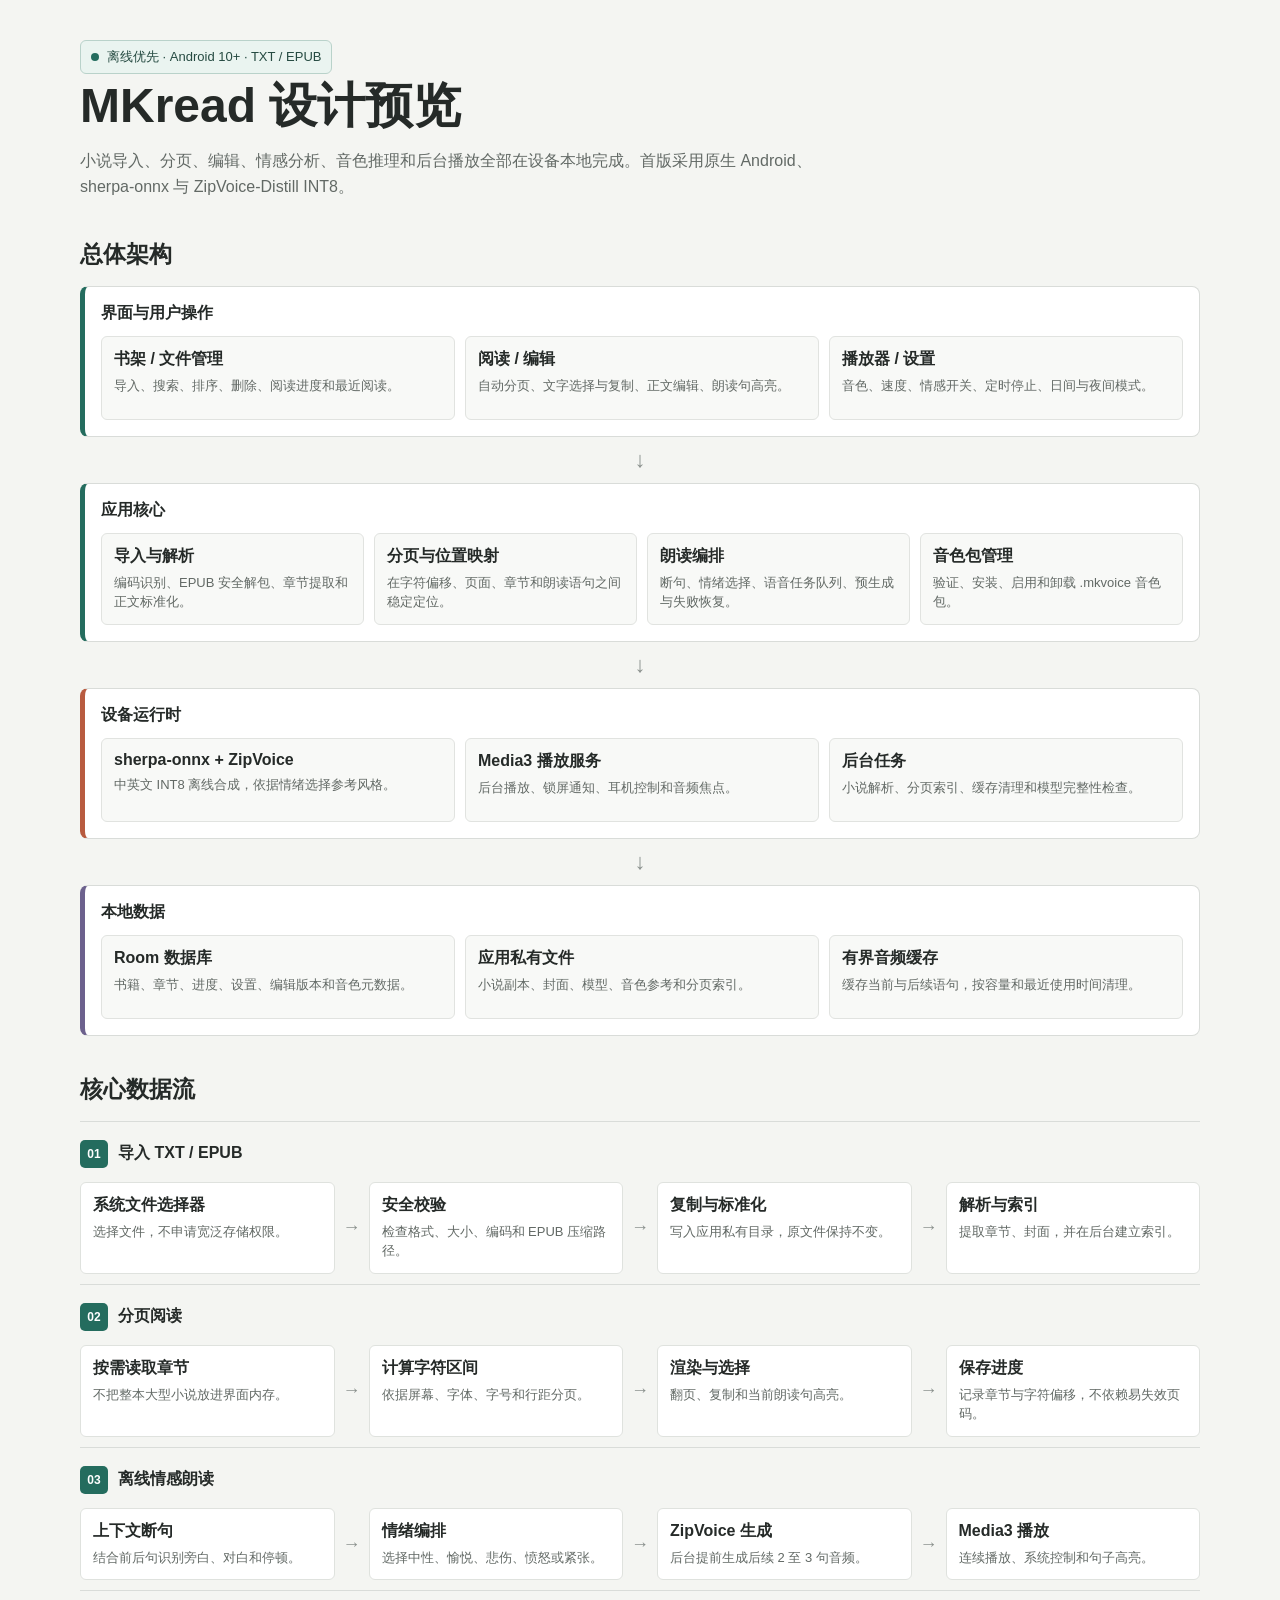
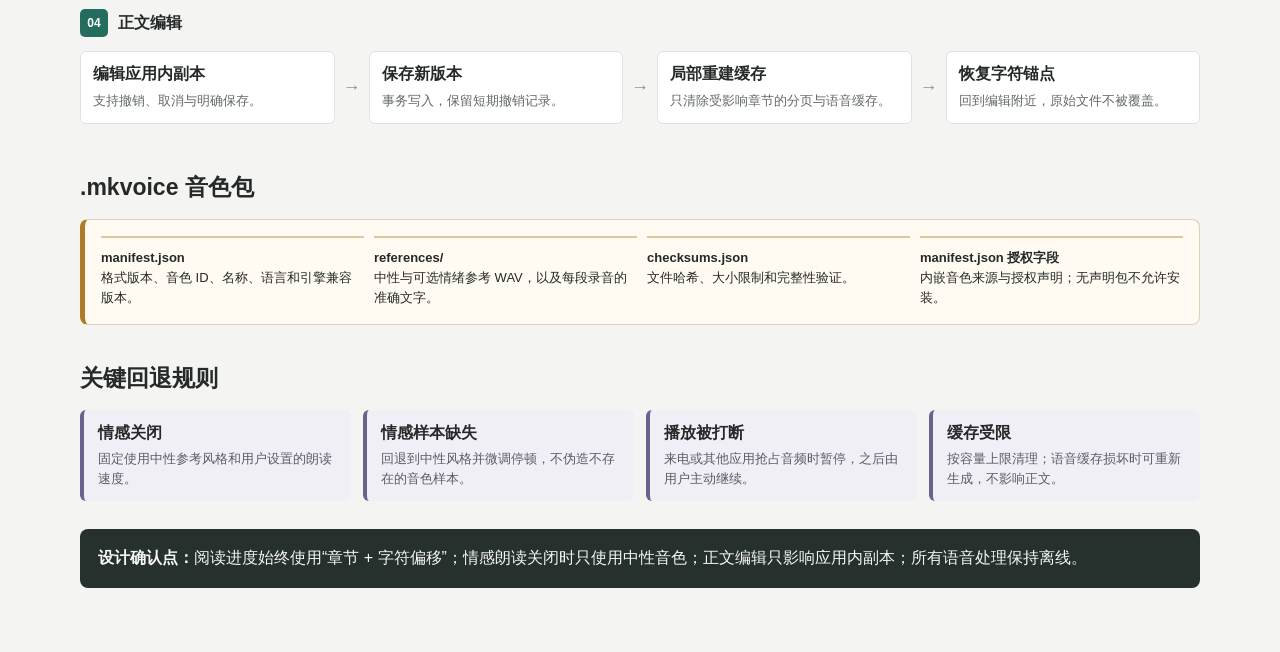
<file: docs/superpowers/visuals/2026-08-02-mkread-design-preview.html>
<!doctype html>
<html lang="zh-CN">
<head>
  <meta charset="utf-8">
  <meta name="viewport" content="width=device-width, initial-scale=1">
  <title>MKread 设计预览</title>
  <style>
    :root {
      color-scheme: light;
      --ink: #252a28;
      --muted: #626965;
      --line: #d9dcd9;
      --paper: #f4f5f2;
      --white: #ffffff;
      --green: #246c5e;
      --rust: #b85b3f;
      --violet: #6c618d;
      --gold: #ae7b27;
    }
    * { box-sizing: border-box; }
    body {
      margin: 0;
      background: var(--paper);
      color: var(--ink);
      font-family: "Microsoft YaHei UI", "Segoe UI", sans-serif;
      letter-spacing: 0;
    }
    main { width: min(1120px, calc(100% - 32px)); margin: 0 auto; padding: 40px 0 64px; }
    h1 { margin: 0; font-size: clamp(30px, 5vw, 48px); }
    h2 { margin: 0 0 16px; font-size: 23px; }
    h3 { margin: 0 0 12px; font-size: 16px; }
    p { line-height: 1.65; }
    .lead { max-width: 760px; color: var(--muted); margin: 10px 0 28px; }
    .status {
      display: inline-flex;
      align-items: center;
      gap: 8px;
      padding: 7px 10px;
      border: 1px solid #b9d2ca;
      border-radius: 6px;
      background: #eaf4f0;
      color: #254a41;
      font-size: 13px;
    }
    .dot { width: 8px; height: 8px; border-radius: 50%; background: var(--green); }
    section { margin-top: 38px; }
    .stack { display: grid; gap: 12px; }
    .band {
      border: 1px solid var(--line);
      border-left: 5px solid var(--green);
      border-radius: 8px;
      background: var(--white);
      padding: 16px;
    }
    .band.runtime { border-left-color: var(--rust); }
    .band.storage { border-left-color: var(--violet); }
    .nodes { display: grid; grid-template-columns: repeat(auto-fit, minmax(185px, 1fr)); gap: 10px; }
    .node {
      min-height: 84px;
      border: 1px solid #e1e3e0;
      border-radius: 6px;
      background: #f8f9f7;
      padding: 12px;
    }
    .node strong, .step strong { display: block; margin-bottom: 6px; }
    .node span, .step span { color: var(--muted); font-size: 13px; line-height: 1.5; }
    .down { text-align: center; color: #8b918e; font-size: 22px; line-height: 1; }
    .lane { border-top: 1px solid var(--line); padding: 18px 0 2px; }
    .lane-title { display: flex; align-items: center; gap: 10px; }
    .number {
      min-width: 28px;
      height: 28px;
      border-radius: 5px;
      background: var(--green);
      color: var(--white);
      display: inline-flex;
      align-items: center;
      justify-content: center;
      font-size: 12px;
    }
    .steps { display: flex; align-items: stretch; gap: 8px; overflow-x: auto; padding: 2px 0 8px; }
    .step {
      min-width: 150px;
      flex: 1;
      border: 1px solid #dfe2de;
      border-radius: 6px;
      background: var(--white);
      padding: 12px;
    }
    .arrow { align-self: center; color: #8b918e; font-size: 18px; }
    .package {
      border: 1px solid #dfcfb7;
      border-left: 5px solid var(--gold);
      border-radius: 8px;
      background: #fffaf2;
      padding: 16px;
    }
    .package-grid { display: grid; grid-template-columns: repeat(auto-fit, minmax(190px, 1fr)); gap: 10px; }
    .package-item { border-top: 2px solid #dec69e; padding-top: 10px; font-size: 13px; line-height: 1.55; }
    .rules { display: grid; grid-template-columns: repeat(auto-fit, minmax(225px, 1fr)); gap: 12px; }
    .rule { border-left: 4px solid var(--violet); background: #f1eff6; border-radius: 6px; padding: 13px 14px; }
    .rule strong { display: block; margin-bottom: 5px; }
    .rule span { color: #5e5969; font-size: 13px; line-height: 1.5; }
    .note {
      margin-top: 28px;
      border-radius: 8px;
      background: #26302d;
      color: #f5f7f6;
      padding: 16px 18px;
      line-height: 1.65;
    }
    @media (max-width: 680px) {
      main { width: min(100% - 22px, 1120px); padding-top: 24px; }
      .steps { flex-direction: column; }
      .step { min-width: 0; }
      .arrow { transform: rotate(90deg); text-align: center; }
    }
  </style>
</head>
<body>
  <main>
    <div class="status"><span class="dot"></span>离线优先 · Android 10+ · TXT / EPUB</div>
    <h1>MKread 设计预览</h1>
    <p class="lead">小说导入、分页、编辑、情感分析、音色推理和后台播放全部在设备本地完成。首版采用原生 Android、sherpa-onnx 与 ZipVoice-Distill INT8。</p>

    <section>
      <h2>总体架构</h2>
      <div class="stack">
        <div class="band">
          <h3>界面与用户操作</h3>
          <div class="nodes">
            <div class="node"><strong>书架 / 文件管理</strong><span>导入、搜索、排序、删除、阅读进度和最近阅读。</span></div>
            <div class="node"><strong>阅读 / 编辑</strong><span>自动分页、文字选择与复制、正文编辑、朗读句高亮。</span></div>
            <div class="node"><strong>播放器 / 设置</strong><span>音色、速度、情感开关、定时停止、日间与夜间模式。</span></div>
          </div>
        </div>
        <div class="down">↓</div>
        <div class="band">
          <h3>应用核心</h3>
          <div class="nodes">
            <div class="node"><strong>导入与解析</strong><span>编码识别、EPUB 安全解包、章节提取和正文标准化。</span></div>
            <div class="node"><strong>分页与位置映射</strong><span>在字符偏移、页面、章节和朗读语句之间稳定定位。</span></div>
            <div class="node"><strong>朗读编排</strong><span>断句、情绪选择、语音任务队列、预生成与失败恢复。</span></div>
            <div class="node"><strong>音色包管理</strong><span>验证、安装、启用和卸载 .mkvoice 音色包。</span></div>
          </div>
        </div>
        <div class="down">↓</div>
        <div class="band runtime">
          <h3>设备运行时</h3>
          <div class="nodes">
            <div class="node"><strong>sherpa-onnx + ZipVoice</strong><span>中英文 INT8 离线合成，依据情绪选择参考风格。</span></div>
            <div class="node"><strong>Media3 播放服务</strong><span>后台播放、锁屏通知、耳机控制和音频焦点。</span></div>
            <div class="node"><strong>后台任务</strong><span>小说解析、分页索引、缓存清理和模型完整性检查。</span></div>
          </div>
        </div>
        <div class="down">↓</div>
        <div class="band storage">
          <h3>本地数据</h3>
          <div class="nodes">
            <div class="node"><strong>Room 数据库</strong><span>书籍、章节、进度、设置、编辑版本和音色元数据。</span></div>
            <div class="node"><strong>应用私有文件</strong><span>小说副本、封面、模型、音色参考和分页索引。</span></div>
            <div class="node"><strong>有界音频缓存</strong><span>缓存当前与后续语句，按容量和最近使用时间清理。</span></div>
          </div>
        </div>
      </div>
    </section>

    <section>
      <h2>核心数据流</h2>

      <div class="lane">
        <h3 class="lane-title"><span class="number">01</span>导入 TXT / EPUB</h3>
        <div class="steps">
          <div class="step"><strong>系统文件选择器</strong><span>选择文件，不申请宽泛存储权限。</span></div><div class="arrow">→</div>
          <div class="step"><strong>安全校验</strong><span>检查格式、大小、编码和 EPUB 压缩路径。</span></div><div class="arrow">→</div>
          <div class="step"><strong>复制与标准化</strong><span>写入应用私有目录，原文件保持不变。</span></div><div class="arrow">→</div>
          <div class="step"><strong>解析与索引</strong><span>提取章节、封面，并在后台建立索引。</span></div>
        </div>
      </div>

      <div class="lane">
        <h3 class="lane-title"><span class="number">02</span>分页阅读</h3>
        <div class="steps">
          <div class="step"><strong>按需读取章节</strong><span>不把整本大型小说放进界面内存。</span></div><div class="arrow">→</div>
          <div class="step"><strong>计算字符区间</strong><span>依据屏幕、字体、字号和行距分页。</span></div><div class="arrow">→</div>
          <div class="step"><strong>渲染与选择</strong><span>翻页、复制和当前朗读句高亮。</span></div><div class="arrow">→</div>
          <div class="step"><strong>保存进度</strong><span>记录章节与字符偏移，不依赖易失效页码。</span></div>
        </div>
      </div>

      <div class="lane">
        <h3 class="lane-title"><span class="number">03</span>离线情感朗读</h3>
        <div class="steps">
          <div class="step"><strong>上下文断句</strong><span>结合前后句识别旁白、对白和停顿。</span></div><div class="arrow">→</div>
          <div class="step"><strong>情绪编排</strong><span>选择中性、愉悦、悲伤、愤怒或紧张。</span></div><div class="arrow">→</div>
          <div class="step"><strong>ZipVoice 生成</strong><span>后台提前生成后续 2 至 3 句音频。</span></div><div class="arrow">→</div>
          <div class="step"><strong>Media3 播放</strong><span>连续播放、系统控制和句子高亮。</span></div>
        </div>
      </div>

      <div class="lane">
        <h3 class="lane-title"><span class="number">04</span>正文编辑</h3>
        <div class="steps">
          <div class="step"><strong>编辑应用内副本</strong><span>支持撤销、取消与明确保存。</span></div><div class="arrow">→</div>
          <div class="step"><strong>保存新版本</strong><span>事务写入，保留短期撤销记录。</span></div><div class="arrow">→</div>
          <div class="step"><strong>局部重建缓存</strong><span>只清除受影响章节的分页与语音缓存。</span></div><div class="arrow">→</div>
          <div class="step"><strong>恢复字符锚点</strong><span>回到编辑附近，原始文件不被覆盖。</span></div>
        </div>
      </div>
    </section>

    <section>
      <h2>.mkvoice 音色包</h2>
      <div class="package">
        <div class="package-grid">
          <div class="package-item"><strong>manifest.json</strong><br>格式版本、音色 ID、名称、语言和引擎兼容版本。</div>
          <div class="package-item"><strong>references/</strong><br>中性与可选情绪参考 WAV，以及每段录音的准确文字。</div>
          <div class="package-item"><strong>checksums.json</strong><br>文件哈希、大小限制和完整性验证。</div>
          <div class="package-item"><strong>manifest.json 授权字段</strong><br>内嵌音色来源与授权声明；无声明包不允许安装。</div>
        </div>
      </div>
    </section>

    <section>
      <h2>关键回退规则</h2>
      <div class="rules">
        <div class="rule"><strong>情感关闭</strong><span>固定使用中性参考风格和用户设置的朗读速度。</span></div>
        <div class="rule"><strong>情感样本缺失</strong><span>回退到中性风格并微调停顿，不伪造不存在的音色样本。</span></div>
        <div class="rule"><strong>播放被打断</strong><span>来电或其他应用抢占音频时暂停，之后由用户主动继续。</span></div>
        <div class="rule"><strong>缓存受限</strong><span>按容量上限清理；语音缓存损坏时可重新生成，不影响正文。</span></div>
      </div>
    </section>

    <div class="note"><strong>设计确认点：</strong>阅读进度始终使用“章节 + 字符偏移”；情感朗读关闭时只使用中性音色；正文编辑只影响应用内副本；所有语音处理保持离线。</div>
  </main>
</body>
</html>
</file>
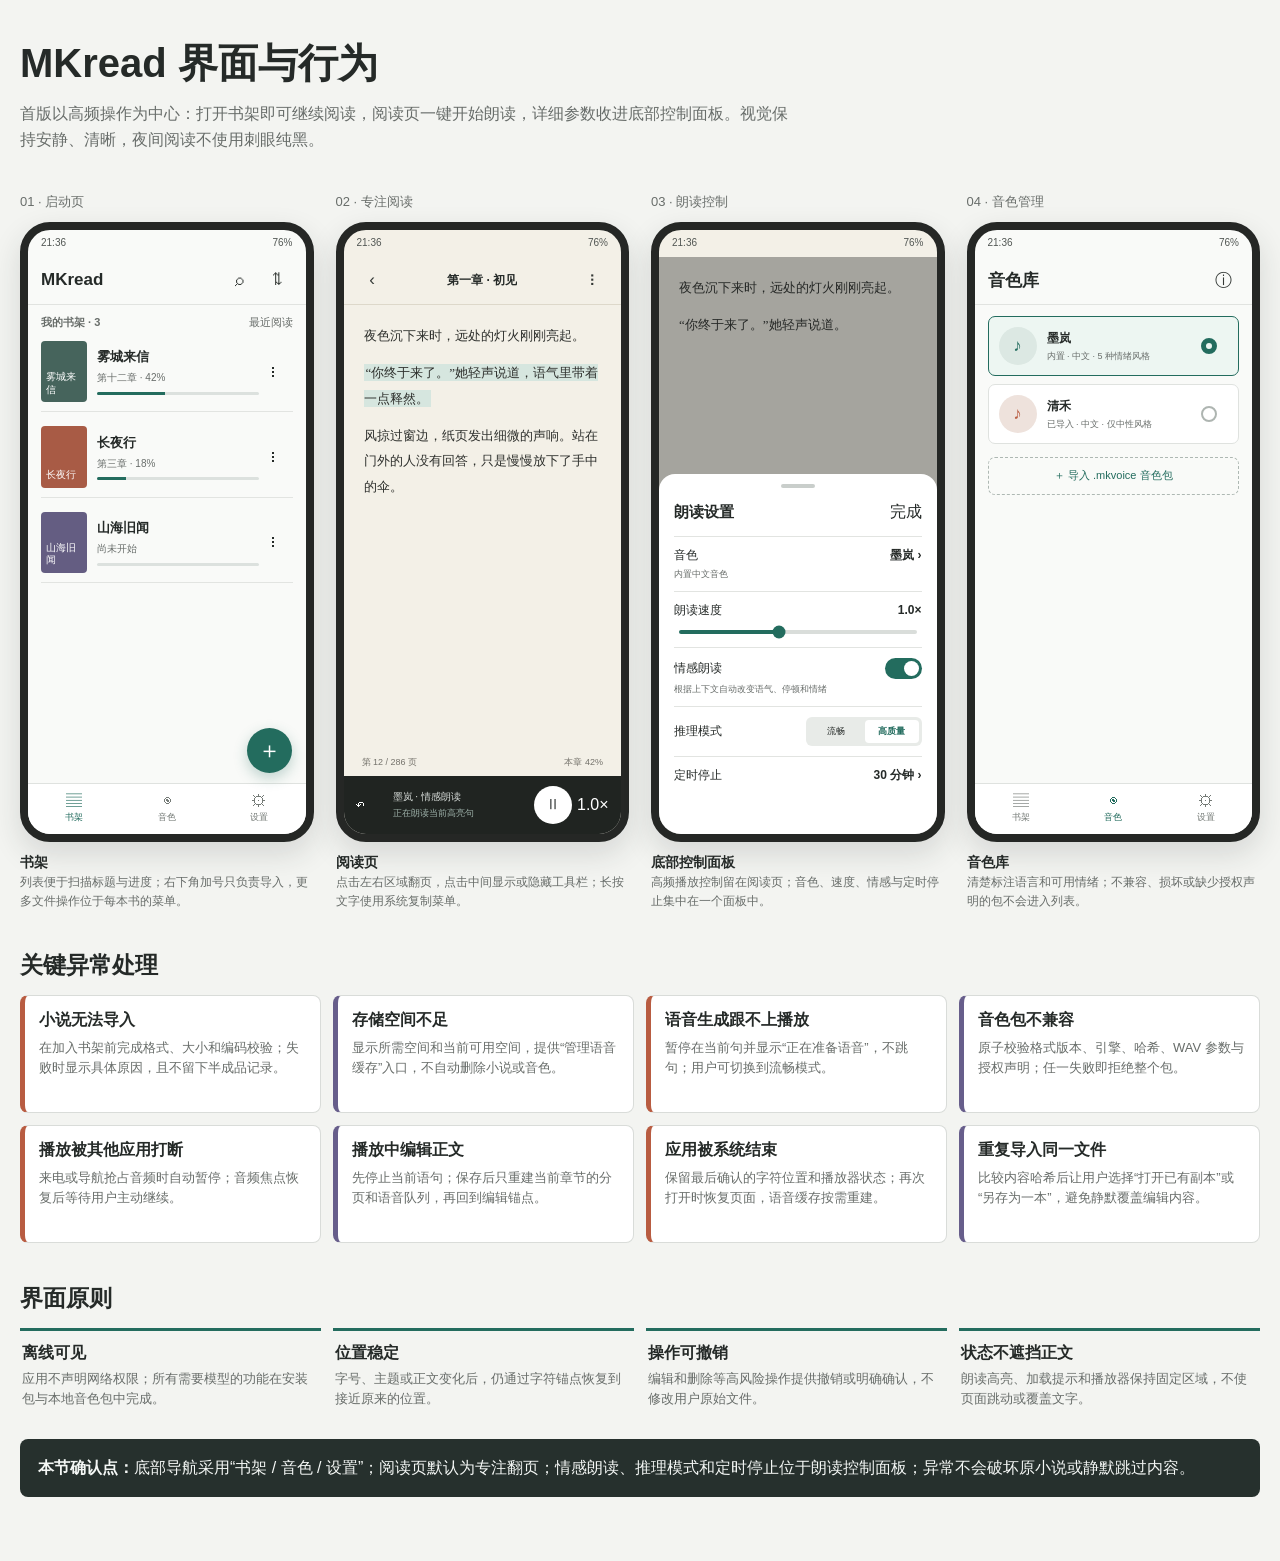
<file: docs/superpowers/visuals/2026-08-02-mkread-ui-preview.html>
<!doctype html>
<html lang="zh-CN">
<head>
  <meta charset="utf-8">
  <meta name="viewport" content="width=device-width, initial-scale=1">
  <title>MKread 界面与异常处理预览</title>
  <style>
    :root {
      color-scheme: light;
      --ink: #252a28;
      --muted: #686d6a;
      --line: #d9dcd9;
      --paper: #f3f4f1;
      --white: #ffffff;
      --green: #236c5e;
      --green-soft: #dcece6;
      --rust: #b85c41;
      --violet: #675e8b;
      --night: #202421;
    }
    * { box-sizing: border-box; }
    body {
      margin: 0;
      background: var(--paper);
      color: var(--ink);
      font-family: "Microsoft YaHei UI", "Segoe UI", sans-serif;
      letter-spacing: 0;
    }
    main { width: min(1240px, calc(100% - 32px)); margin: 0 auto; padding: 36px 0 64px; }
    h1 { margin: 0; font-size: 40px; }
    h2 { margin: 0 0 14px; font-size: 23px; }
    h3 { margin: 0; font-size: 15px; }
    p { line-height: 1.6; }
    .lead { max-width: 780px; margin: 10px 0 28px; color: var(--muted); }
    .screen-grid { display: grid; grid-template-columns: repeat(auto-fit, minmax(270px, 1fr)); gap: 22px; align-items: start; }
    .screen-label { margin: 0 0 9px; color: var(--muted); font-size: 13px; }
    .phone {
      width: min(100%, 294px);
      aspect-ratio: 9 / 19;
      margin: 0 auto;
      border: 8px solid #252725;
      border-radius: 30px;
      overflow: hidden;
      background: #f9faf8;
      box-shadow: 0 12px 30px rgba(37, 42, 40, .14);
      display: flex;
      flex-direction: column;
      position: relative;
    }
    .statusbar { height: 27px; padding: 7px 13px 0; display: flex; justify-content: space-between; font-size: 10px; color: #515653; flex: 0 0 auto; }
    .appbar { min-height: 48px; padding: 0 13px; display: flex; align-items: center; justify-content: space-between; border-bottom: 1px solid #e1e3e0; flex: 0 0 auto; }
    .appbar-title { font-size: 17px; font-weight: 700; }
    .actions { display: flex; gap: 7px; }
    .icon-button { width: 31px; height: 31px; border: 0; border-radius: 6px; background: transparent; color: #343936; font-size: 17px; display: grid; place-items: center; }
    .content { flex: 1; min-height: 0; overflow: hidden; }
    .shelf-tools { padding: 10px 13px 6px; display: flex; justify-content: space-between; align-items: center; font-size: 11px; color: var(--muted); }
    .book-list { padding: 0 13px; display: grid; gap: 9px; }
    .book-row { display: grid; grid-template-columns: 46px 1fr 24px; gap: 10px; align-items: center; min-height: 72px; border-bottom: 1px solid #e2e4e1; padding: 5px 0 9px; }
    .cover { width: 46px; aspect-ratio: 3 / 4; border-radius: 4px; color: #fff; padding: 6px 5px; display: flex; align-items: end; font-family: serif; font-size: 10px; line-height: 1.25; }
    .cover.one { background: #46645c; }
    .cover.two { background: #a85b45; }
    .cover.three { background: #645d82; }
    .book-title { font-weight: 700; font-size: 13px; margin-bottom: 5px; }
    .book-meta { color: var(--muted); font-size: 10px; line-height: 1.45; }
    .progress { height: 3px; margin-top: 6px; background: #dce1de; border-radius: 2px; overflow: hidden; }
    .progress span { display: block; height: 100%; background: var(--green); }
    .fab { position: absolute; right: 14px; bottom: 61px; width: 45px; height: 45px; border-radius: 50%; border: 0; background: var(--green); color: #fff; font-size: 23px; box-shadow: 0 5px 14px rgba(35, 108, 94, .28); }
    .bottom-nav { min-height: 51px; border-top: 1px solid #dfe2df; background: #fff; display: grid; grid-template-columns: repeat(3, 1fr); flex: 0 0 auto; }
    .nav-item { display: grid; place-items: center; align-content: center; gap: 2px; color: #747a76; font-size: 9px; }
    .nav-item strong { font-size: 16px; font-weight: 500; line-height: 1; }
    .nav-item.active { color: var(--green); }
    .reader-phone { background: #f3f0e7; }
    .reader-appbar { border-bottom-color: #ddd8ca; }
    .reader-title { font-size: 12px; font-weight: 700; text-align: center; max-width: 150px; overflow: hidden; white-space: nowrap; text-overflow: ellipsis; }
    .page { flex: 1; min-height: 0; overflow: hidden; padding: 18px 20px 8px; font-family: "SimSun", serif; font-size: 13px; line-height: 1.95; color: #2e302d; }
    .page p { margin: 0 0 12px; line-height: inherit; }
    mark { background: #d6e6df; color: inherit; padding: 1px 2px; }
    .page-count { padding: 0 18px 7px; display: flex; justify-content: space-between; color: #75736c; font-size: 9px; }
    .mini-player { min-height: 58px; padding: 7px 12px; background: var(--night); color: #fff; display: grid; grid-template-columns: 32px 1fr 38px 32px; gap: 5px; align-items: center; }
    .play-main { width: 38px; height: 38px; border-radius: 50%; background: #fff; color: #252a28; display: grid; place-items: center; font-size: 14px; }
    .track-name { font-size: 10px; color: #d8ddda; overflow: hidden; white-space: nowrap; text-overflow: ellipsis; }
    .track-status { margin-top: 3px; font-size: 9px; color: #9fb3ab; }
    .sheet-backdrop { position: absolute; inset: 27px 0 0; background: rgba(27, 30, 28, .36); }
    .sheet { position: absolute; left: 0; right: 0; bottom: 0; min-height: 360px; background: #fff; border-radius: 16px 16px 0 0; padding: 10px 15px 18px; }
    .handle { width: 34px; height: 4px; margin: 0 auto 14px; border-radius: 2px; background: #c9cecb; }
    .sheet-head { display: flex; align-items: center; justify-content: space-between; margin-bottom: 13px; }
    .field { padding: 10px 0; border-top: 1px solid #e2e4e1; }
    .field-row { display: flex; align-items: center; justify-content: space-between; gap: 9px; font-size: 12px; }
    .field-note { color: var(--muted); font-size: 9px; margin-top: 4px; }
    .segmented { display: flex; background: #e8ebe8; border-radius: 6px; padding: 3px; gap: 2px; }
    .segmented span { min-width: 54px; padding: 5px 7px; text-align: center; border-radius: 4px; font-size: 9px; }
    .segmented .selected { background: #fff; color: var(--green); font-weight: 700; }
    .switch { width: 37px; height: 21px; border-radius: 11px; background: var(--green); padding: 3px; display: flex; justify-content: flex-end; }
    .switch span { width: 15px; height: 15px; border-radius: 50%; background: #fff; }
    .slider { height: 4px; border-radius: 2px; background: linear-gradient(to right, var(--green) 0 42%, #d9ddda 42% 100%); position: relative; margin: 11px 5px 3px; }
    .slider::after { content: ""; position: absolute; left: 42%; top: 50%; width: 13px; height: 13px; border-radius: 50%; background: var(--green); transform: translate(-50%, -50%); }
    .voice-list { padding: 11px 13px; display: grid; gap: 8px; }
    .voice-row { border: 1px solid #dfe2df; border-radius: 7px; padding: 10px; display: grid; grid-template-columns: 38px 1fr 27px; align-items: center; gap: 10px; background: #fff; }
    .voice-row.active { border-color: var(--green); background: #edf6f2; }
    .voice-badge { width: 38px; height: 38px; border-radius: 50%; background: #dce8e3; color: var(--green); display: grid; place-items: center; font-size: 17px; }
    .voice-row:nth-child(2) .voice-badge { background: #eee2dc; color: var(--rust); }
    .voice-name { font-size: 12px; font-weight: 700; }
    .voice-meta { color: var(--muted); font-size: 9px; margin-top: 3px; line-height: 1.35; }
    .radio { width: 16px; height: 16px; border: 2px solid #aeb5b1; border-radius: 50%; }
    .active .radio { border: 5px solid var(--green); }
    .import-bar { margin: 2px 13px 10px; min-height: 38px; border: 1px dashed #aeb8b3; border-radius: 7px; display: grid; place-items: center; color: var(--green); font-size: 11px; }
    .screen-caption { width: min(100%, 294px); margin: 12px auto 0; }
    .screen-caption strong { display: block; font-size: 14px; }
    .screen-caption span { color: var(--muted); font-size: 12px; line-height: 1.5; }
    section { margin-top: 40px; }
    .state-grid { display: grid; grid-template-columns: repeat(auto-fit, minmax(245px, 1fr)); gap: 12px; }
    .state { min-height: 118px; border: 1px solid var(--line); border-left: 5px solid var(--rust); border-radius: 8px; background: #fff; padding: 14px; }
    .state:nth-child(2n) { border-left-color: var(--violet); }
    .state strong { display: block; margin-bottom: 7px; }
    .state p { margin: 0; color: var(--muted); font-size: 13px; }
    .principles { display: grid; grid-template-columns: repeat(auto-fit, minmax(230px, 1fr)); gap: 12px; }
    .principle { border-top: 3px solid var(--green); padding: 12px 2px 0; }
    .principle strong { display: block; margin-bottom: 5px; }
    .principle span { color: var(--muted); font-size: 13px; line-height: 1.55; }
    .confirm { margin-top: 30px; background: #26302d; color: #f4f7f5; border-radius: 8px; padding: 16px 18px; line-height: 1.65; }
    @media (max-width: 680px) {
      main { width: min(100% - 22px, 1240px); padding-top: 24px; }
      h1 { font-size: 31px; }
    }
  </style>
</head>
<body>
  <main>
    <h1>MKread 界面与行为</h1>
    <p class="lead">首版以高频操作为中心：打开书架即可继续阅读，阅读页一键开始朗读，详细参数收进底部控制面板。视觉保持安静、清晰，夜间阅读不使用刺眼纯黑。</p>

    <section class="screen-grid">
      <div>
        <p class="screen-label">01 · 启动页</p>
        <div class="phone">
          <div class="statusbar"><span>21:36</span><span>76%</span></div>
          <div class="appbar"><span class="appbar-title">MKread</span><div class="actions"><button class="icon-button" aria-label="搜索">⌕</button><button class="icon-button" aria-label="排序">⇅</button></div></div>
          <div class="content">
            <div class="shelf-tools"><strong>我的书架 · 3</strong><span>最近阅读</span></div>
            <div class="book-list">
              <div class="book-row"><div class="cover one">雾城来信</div><div><div class="book-title">雾城来信</div><div class="book-meta">第十二章 · 42%</div><div class="progress"><span style="width:42%"></span></div></div><span>⋮</span></div>
              <div class="book-row"><div class="cover two">长夜行</div><div><div class="book-title">长夜行</div><div class="book-meta">第三章 · 18%</div><div class="progress"><span style="width:18%"></span></div></div><span>⋮</span></div>
              <div class="book-row"><div class="cover three">山海旧闻</div><div><div class="book-title">山海旧闻</div><div class="book-meta">尚未开始</div><div class="progress"><span style="width:0%"></span></div></div><span>⋮</span></div>
            </div>
          </div>
          <button class="fab" aria-label="导入小说">＋</button>
          <div class="bottom-nav"><div class="nav-item active"><strong>▤</strong><span>书架</span></div><div class="nav-item"><strong>◉</strong><span>音色</span></div><div class="nav-item"><strong>⚙</strong><span>设置</span></div></div>
        </div>
        <div class="screen-caption"><strong>书架</strong><span>列表便于扫描标题与进度；右下角加号只负责导入，更多文件操作位于每本书的菜单。</span></div>
      </div>

      <div>
        <p class="screen-label">02 · 专注阅读</p>
        <div class="phone reader-phone">
          <div class="statusbar"><span>21:36</span><span>76%</span></div>
          <div class="appbar reader-appbar"><button class="icon-button" aria-label="返回书架">‹</button><span class="reader-title">第一章 · 初见</span><button class="icon-button" aria-label="阅读菜单">⋮</button></div>
          <div class="page">
            <p>夜色沉下来时，远处的灯火刚刚亮起。</p>
            <p><mark>“你终于来了。”她轻声说道，语气里带着一点释然。</mark></p>
            <p>风掠过窗边，纸页发出细微的声响。站在门外的人没有回答，只是慢慢放下了手中的伞。</p>
          </div>
          <div class="page-count"><span>第 12 / 286 页</span><span>本章 42%</span></div>
          <div class="mini-player"><span>↶</span><div><div class="track-name">墨岚 · 情感朗读</div><div class="track-status">正在朗读当前高亮句</div></div><div class="play-main">Ⅱ</div><span>1.0×</span></div>
        </div>
        <div class="screen-caption"><strong>阅读页</strong><span>点击左右区域翻页，点击中间显示或隐藏工具栏；长按文字使用系统复制菜单。</span></div>
      </div>

      <div>
        <p class="screen-label">03 · 朗读控制</p>
        <div class="phone reader-phone">
          <div class="statusbar"><span>21:36</span><span>76%</span></div>
          <div class="page"><p>夜色沉下来时，远处的灯火刚刚亮起。</p><p>“你终于来了。”她轻声说道。</p></div>
          <div class="sheet-backdrop"></div>
          <div class="sheet">
            <div class="handle"></div>
            <div class="sheet-head"><h3>朗读设置</h3><span>完成</span></div>
            <div class="field"><div class="field-row"><span>音色</span><strong>墨岚 ›</strong></div><div class="field-note">内置中文音色</div></div>
            <div class="field"><div class="field-row"><span>朗读速度</span><strong>1.0×</strong></div><div class="slider"></div></div>
            <div class="field"><div class="field-row"><span>情感朗读</span><div class="switch"><span></span></div></div><div class="field-note">根据上下文自动改变语气、停顿和情绪</div></div>
            <div class="field"><div class="field-row"><span>推理模式</span><div class="segmented"><span>流畅</span><span class="selected">高质量</span></div></div></div>
            <div class="field"><div class="field-row"><span>定时停止</span><strong>30 分钟 ›</strong></div></div>
          </div>
        </div>
        <div class="screen-caption"><strong>底部控制面板</strong><span>高频播放控制留在阅读页；音色、速度、情感与定时停止集中在一个面板中。</span></div>
      </div>

      <div>
        <p class="screen-label">04 · 音色管理</p>
        <div class="phone">
          <div class="statusbar"><span>21:36</span><span>76%</span></div>
          <div class="appbar"><span class="appbar-title">音色库</span><button class="icon-button" aria-label="音色库帮助">ⓘ</button></div>
          <div class="content">
            <div class="voice-list">
              <div class="voice-row active"><div class="voice-badge">♪</div><div><div class="voice-name">墨岚</div><div class="voice-meta">内置 · 中文 · 5 种情绪风格</div></div><div class="radio"></div></div>
              <div class="voice-row"><div class="voice-badge">♪</div><div><div class="voice-name">清禾</div><div class="voice-meta">已导入 · 中文 · 仅中性风格</div></div><div class="radio"></div></div>
            </div>
            <div class="import-bar">＋ 导入 .mkvoice 音色包</div>
          </div>
          <div class="bottom-nav"><div class="nav-item"><strong>▤</strong><span>书架</span></div><div class="nav-item active"><strong>◉</strong><span>音色</span></div><div class="nav-item"><strong>⚙</strong><span>设置</span></div></div>
        </div>
        <div class="screen-caption"><strong>音色库</strong><span>清楚标注语言和可用情绪；不兼容、损坏或缺少授权声明的包不会进入列表。</span></div>
      </div>
    </section>

    <section>
      <h2>关键异常处理</h2>
      <div class="state-grid">
        <div class="state"><strong>小说无法导入</strong><p>在加入书架前完成格式、大小和编码校验；失败时显示具体原因，且不留下半成品记录。</p></div>
        <div class="state"><strong>存储空间不足</strong><p>显示所需空间和当前可用空间，提供“管理语音缓存”入口，不自动删除小说或音色。</p></div>
        <div class="state"><strong>语音生成跟不上播放</strong><p>暂停在当前句并显示“正在准备语音”，不跳句；用户可切换到流畅模式。</p></div>
        <div class="state"><strong>音色包不兼容</strong><p>原子校验格式版本、引擎、哈希、WAV 参数与授权声明；任一失败即拒绝整个包。</p></div>
        <div class="state"><strong>播放被其他应用打断</strong><p>来电或导航抢占音频时自动暂停；音频焦点恢复后等待用户主动继续。</p></div>
        <div class="state"><strong>播放中编辑正文</strong><p>先停止当前语句；保存后只重建当前章节的分页和语音队列，再回到编辑锚点。</p></div>
        <div class="state"><strong>应用被系统结束</strong><p>保留最后确认的字符位置和播放器状态；再次打开时恢复页面，语音缓存按需重建。</p></div>
        <div class="state"><strong>重复导入同一文件</strong><p>比较内容哈希后让用户选择“打开已有副本”或“另存为一本”，避免静默覆盖编辑内容。</p></div>
      </div>
    </section>

    <section>
      <h2>界面原则</h2>
      <div class="principles">
        <div class="principle"><strong>离线可见</strong><span>应用不声明网络权限；所有需要模型的功能在安装包与本地音色包中完成。</span></div>
        <div class="principle"><strong>位置稳定</strong><span>字号、主题或正文变化后，仍通过字符锚点恢复到接近原来的位置。</span></div>
        <div class="principle"><strong>操作可撤销</strong><span>编辑和删除等高风险操作提供撤销或明确确认，不修改用户原始文件。</span></div>
        <div class="principle"><strong>状态不遮挡正文</strong><span>朗读高亮、加载提示和播放器保持固定区域，不使页面跳动或覆盖文字。</span></div>
      </div>
    </section>

    <div class="confirm"><strong>本节确认点：</strong>底部导航采用“书架 / 音色 / 设置”；阅读页默认为专注翻页；情感朗读、推理模式和定时停止位于朗读控制面板；异常不会破坏原小说或静默跳过内容。</div>
  </main>
</body>
</html>
</file>
